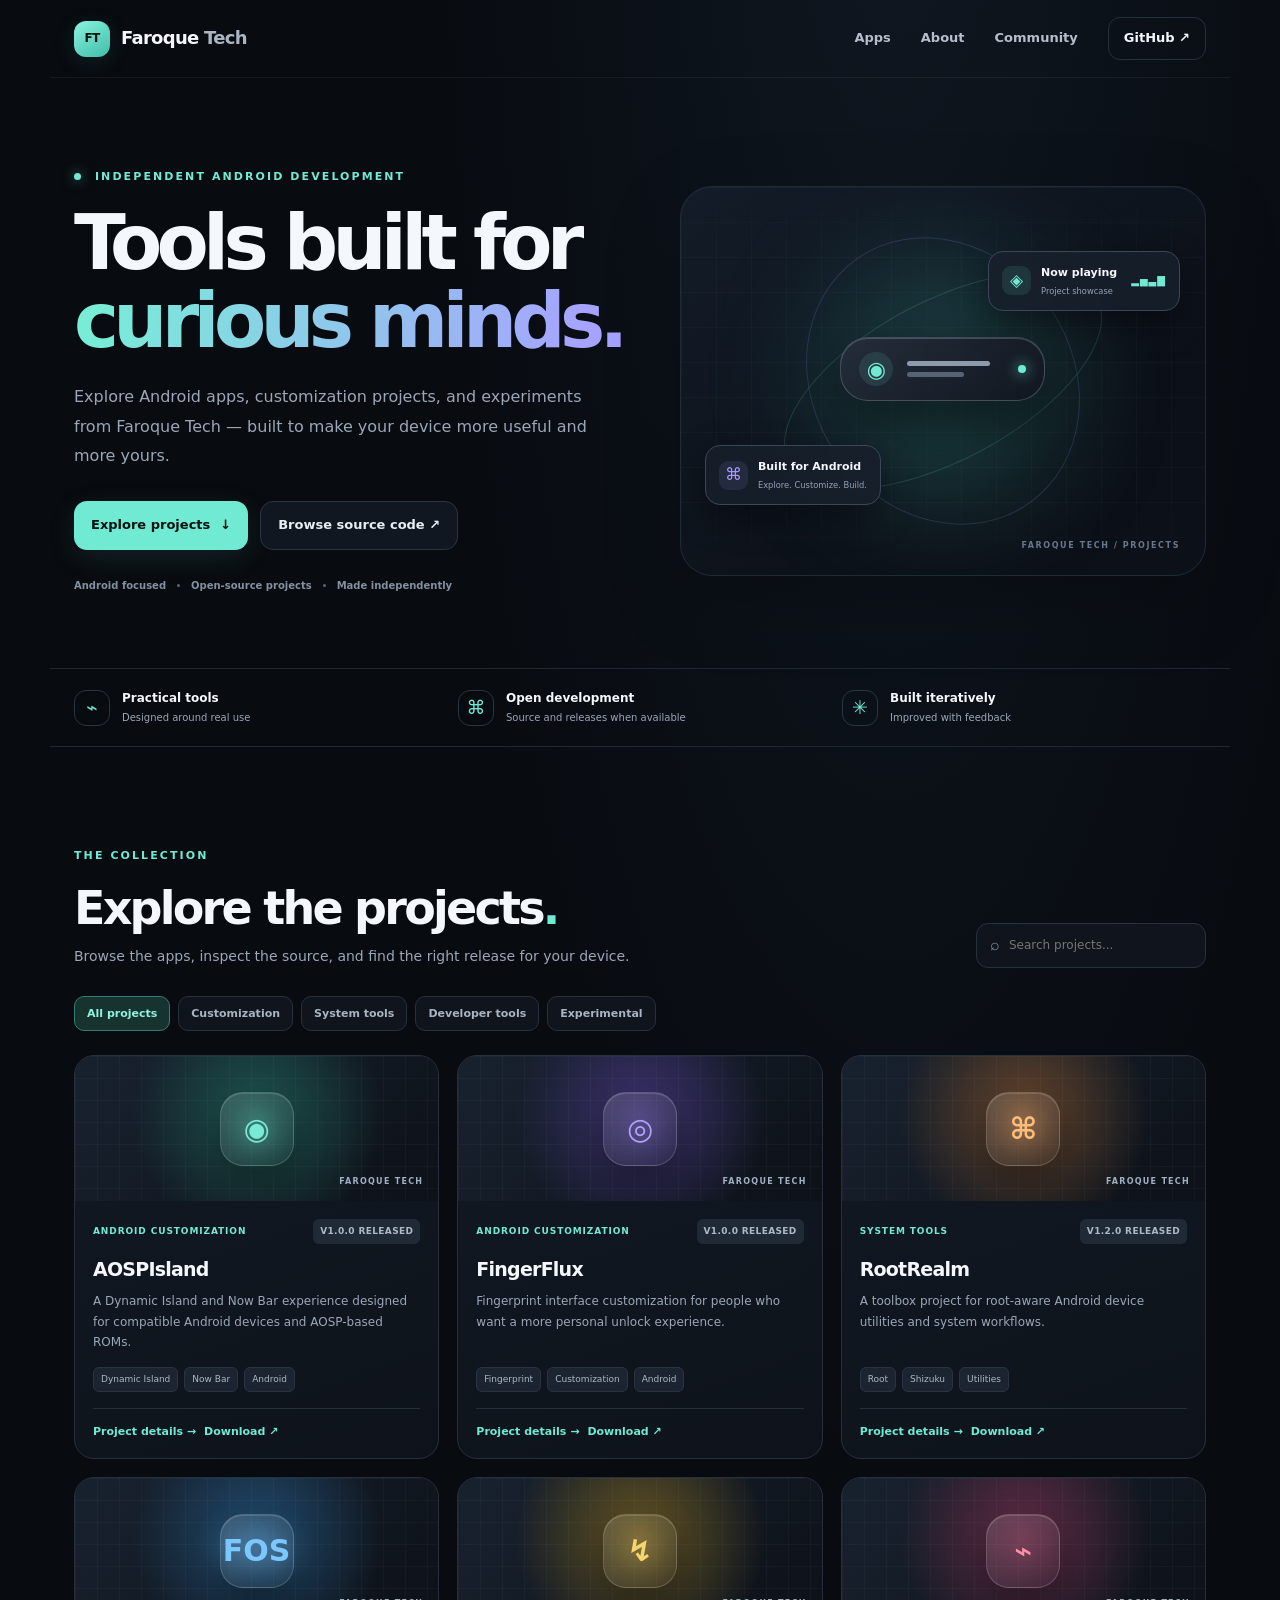
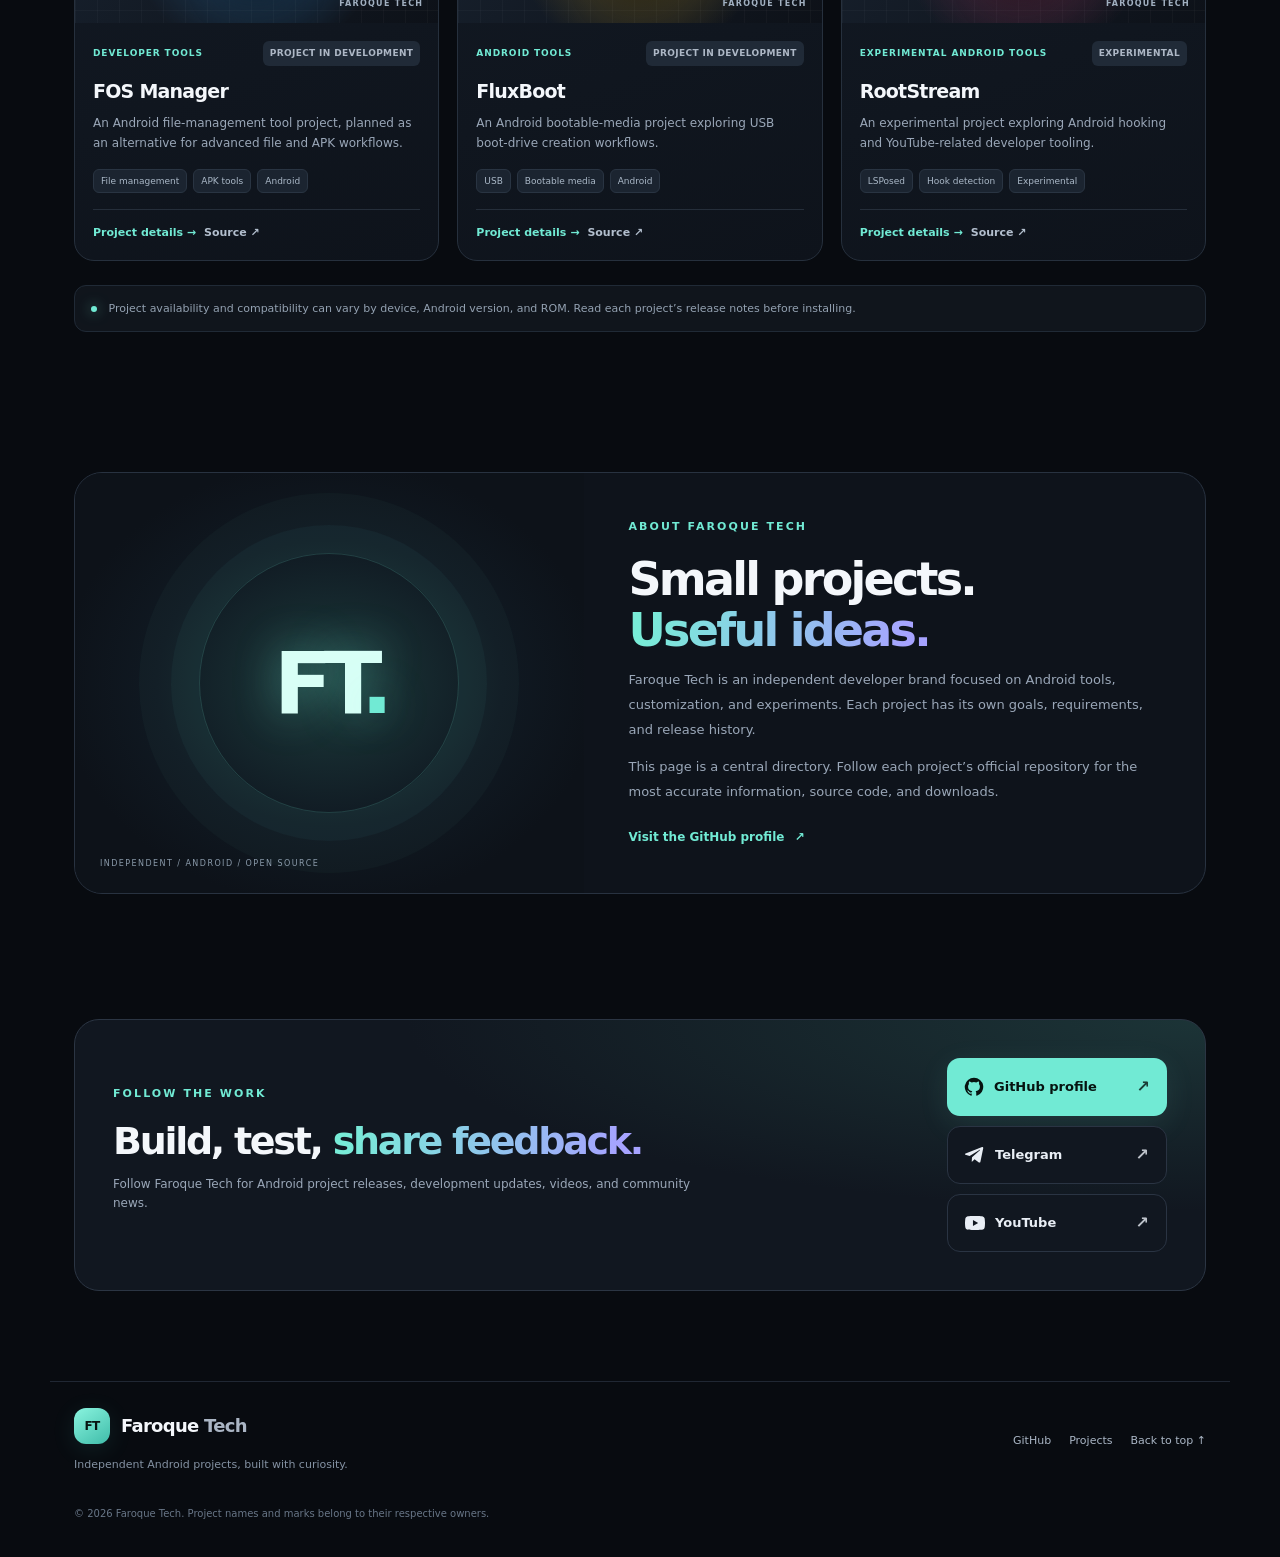
<file: index.html>
<!doctype html>
<html lang="en">
<head>
  <meta charset="utf-8">
  <meta name="viewport" content="width=device-width, initial-scale=1">
  <meta name="theme-color" content="#080b10">
  <meta name="description" content="Discover Android apps and developer projects by Faroque Tech. Explore releases, features, source code, and project documentation.">
  <title>Faroque Tech — Android Projects</title>
  <link rel="icon" href="assets/favicon.svg" type="image/svg+xml">
  <link rel="stylesheet" href="assets/styles.css">
</head>
<body>
  <a class="skip-link" href="#main">Skip to content</a>
  <header class="site-header">
    <a class="brand" href="./" aria-label="Faroque Tech home">
      <span class="brand-mark">FT</span><span>Faroque<span class="brand-muted"> Tech</span></span>
    </a>
    <button class="menu-toggle" id="menuToggle" aria-expanded="false" aria-controls="primaryNav">Menu</button>
    <nav id="primaryNav" class="nav">
      <a href="#apps">Apps</a><a href="#about">About</a><a href="#community">Community</a>
      <a class="nav-cta" href="https://github.com/FaroqueTech0" target="_blank" rel="noopener noreferrer">GitHub ↗</a>
    </nav>
  </header>

  <main id="main">
    <section class="hero">
      <div class="hero-copy">
        <p class="eyebrow"><span class="status-dot"></span> INDEPENDENT ANDROID DEVELOPMENT</p>
        <h1>Tools built for<br><span class="gradient-text">curious minds.</span></h1>
        <p class="hero-lede">Explore Android apps, customization projects, and experiments from Faroque Tech — built to make your device more useful and more yours.</p>
        <div class="hero-actions">
          <a class="button button-primary" href="#apps">Explore projects <span aria-hidden="true">↓</span></a>
          <a class="button button-secondary" href="https://github.com/FaroqueTech0" target="_blank" rel="noopener noreferrer">Browse source code ↗</a>
        </div>
        <div class="hero-meta"><span>Android focused</span><i></i><span>Open-source projects</span><i></i><span>Made independently</span></div>
      </div>
      <div class="hero-art" aria-label="Abstract neon island illustration" role="img">
        <div class="orbit orbit-one"></div><div class="orbit orbit-two"></div>
        <div class="art-glow"></div>
        <div class="island-pill"><span class="pill-icon">◉</span><span class="pill-lines"><b></b><b></b></span><span class="pill-dot"></span></div>
        <div class="art-card card-top"><span class="mini-icon mint">◈</span><span><b>Now playing</b><small>Project showcase</small></span><span class="equalizer">▂▅▃▇</span></div>
        <div class="art-card card-bottom"><span class="mini-icon violet">⌘</span><span><b>Built for Android</b><small>Explore. Customize. Build.</small></span></div>
        <div class="art-caption">FAROQUE TECH / PROJECTS</div>
      </div>
    </section>

    <section class="trust-strip" aria-label="Project values">
      <div><span class="strip-symbol">⌁</span><span><b>Practical tools</b><small>Designed around real use</small></span></div>
      <div><span class="strip-symbol">⌘</span><span><b>Open development</b><small>Source and releases when available</small></span></div>
      <div><span class="strip-symbol">✳</span><span><b>Built iteratively</b><small>Improved with feedback</small></span></div>
    </section>

    <section class="section apps-section" id="apps">
      <div class="section-heading">
        <div><p class="eyebrow">THE COLLECTION</p><h2>Explore the projects<span class="heading-period">.</span></h2><p class="section-lede">Browse the apps, inspect the source, and find the right release for your device.</p></div>
        <label class="search-box"><span aria-hidden="true">⌕</span><input id="projectSearch" type="search" placeholder="Search projects..." aria-label="Search projects"></label>
      </div>
      <div class="filter-row" id="filters" aria-label="Filter projects">
        <button class="filter active" data-filter="all">All projects</button>
        <button class="filter" data-filter="customization">Customization</button>
        <button class="filter" data-filter="system">System tools</button>
        <button class="filter" data-filter="development">Developer tools</button>
        <button class="filter" data-filter="experimental">Experimental</button>
      </div>
      <div class="project-grid" id="projectGrid" aria-live="polite"></div>
      <p class="empty-state" id="emptyState" hidden>No projects match your search. Try another name or category.</p>
      <div class="section-footnote"><span class="footnote-dot"></span> Project availability and compatibility can vary by device, Android version, and ROM. Read each project’s release notes before installing.</div>
    </section>

    <section class="about-section section" id="about">
      <div class="about-panel">
        <div class="about-graphic"><div class="about-orbit"></div><div class="about-monogram">FT<span>.</span></div><div class="about-caption">INDEPENDENT / ANDROID / OPEN SOURCE</div></div>
        <div class="about-copy"><p class="eyebrow">ABOUT FAROQUE TECH</p><h2>Small projects.<br><span class="gradient-text">Useful ideas.</span></h2><p>Faroque Tech is an independent developer brand focused on Android tools, customization, and experiments. Each project has its own goals, requirements, and release history.</p><p>This page is a central directory. Follow each project’s official repository for the most accurate information, source code, and downloads.</p><a class="text-link" href="https://github.com/FaroqueTech0" target="_blank" rel="noopener noreferrer">Visit the GitHub profile <span>↗</span></a></div>
      </div>
    </section>

    <section class="community-section section" id="community">
      <div class="community-card">
        <div>
          <p class="eyebrow">FOLLOW THE WORK</p>
          <h2>Build, test, <span class="gradient-text">share feedback.</span></h2>
          <p>Follow Faroque Tech for Android project releases, development updates, videos, and community news.</p>
        </div>
        <div class="community-actions">
          <a class="button button-primary social-button" href="https://github.com/FaroqueTech0" target="_blank" rel="noopener noreferrer">
            <svg class="social-icon" viewBox="0 0 24 24" aria-hidden="true"><path fill="currentColor" d="M12 .9a11.1 11.1 0 0 0-3.51 21.63c.56.1.76-.24.76-.54v-2.08c-3.1.67-3.75-1.32-3.75-1.32-.51-1.29-1.24-1.63-1.24-1.63-1.01-.69.08-.68.08-.68 1.12.08 1.71 1.15 1.71 1.15.99 1.7 2.59 1.21 3.22.92.1-.72.39-1.21.7-1.49-2.48-.28-5.09-1.24-5.09-5.52 0-1.22.44-2.22 1.15-3-.12-.28-.5-1.42.11-2.96 0 0 .94-.3 3.05 1.14a10.6 10.6 0 0 1 5.55 0c2.11-1.44 3.05-1.14 3.05-1.14.61 1.54.23 2.68.11 2.96.72.78 1.15 1.78 1.15 3 0 4.29-2.62 5.23-5.11 5.51.4.35.75 1.03.75 2.08v3.08c0 .3.2.65.77.54A11.1 11.1 0 0 0 12 .9Z"/></svg>
            GitHub profile <span class="social-arrow">↗</span>
          </a>
          <a class="button button-secondary social-button" id="telegramLink" href="https://t.me/Faroquetech00" target="_blank" rel="noopener noreferrer">
            <svg class="social-icon" viewBox="0 0 24 24" aria-hidden="true"><path fill="currentColor" d="M21.8 4.2 18.5 20c-.25 1.12-.91 1.4-1.85.87l-5.12-3.78-2.47 2.38c-.27.27-.5.5-1.02.5l.37-5.22 9.5-8.58c.41-.37-.09-.58-.63-.21L5.54 13.3.48 11.72c-1.1-.34-1.12-1.1.23-1.63L20.5 2.5c.91-.34 1.71.22 1.3 1.7Z"/></svg>
            Telegram <span class="social-arrow">↗</span>
          </a>
          <a class="button button-secondary social-button" id="youtubeLink" href="https://youtube.com/@faroquetech" target="_blank" rel="noopener noreferrer">
            <svg class="social-icon" viewBox="0 0 24 24" aria-hidden="true"><path fill="currentColor" d="M23.5 6.2a3 3 0 0 0-2.1-2.12C19.55 3.56 12 3.56 12 3.56s-7.55 0-9.4.52A3 3 0 0 0 .5 6.2 31.3 31.3 0 0 0 0 12a31.3 31.3 0 0 0 .5 5.8 3 3 0 0 0 2.1 2.12c1.85.52 9.4.52 9.4.52s7.55 0 9.4-.52a3 3 0 0 0 2.1-2.12A31.3 31.3 0 0 0 24 12a31.3 31.3 0 0 0-.5-5.8ZM9.55 15.6V8.4L15.8 12l-6.25 3.6Z"/></svg>
            YouTube <span class="social-arrow">↗</span>
          </a>
        </div>
      </div>
    </section>
  </main>

  <footer class="site-footer"><a class="brand" href="./"><span class="brand-mark">FT</span><span>Faroque<span class="brand-muted"> Tech</span></span></a><p>Independent Android projects, built with curiosity.</p><div class="footer-links"><a href="https://github.com/FaroqueTech0" target="_blank" rel="noopener noreferrer">GitHub</a><a href="#apps">Projects</a><a href="#main">Back to top ↑</a></div><small>© <span id="year"></span> Faroque Tech. Project names and marks belong to their respective owners.</small></footer>

  <script src="assets/projects.js"></script>
  <script src="assets/app.js"></script>
</body>
</html>
</file>
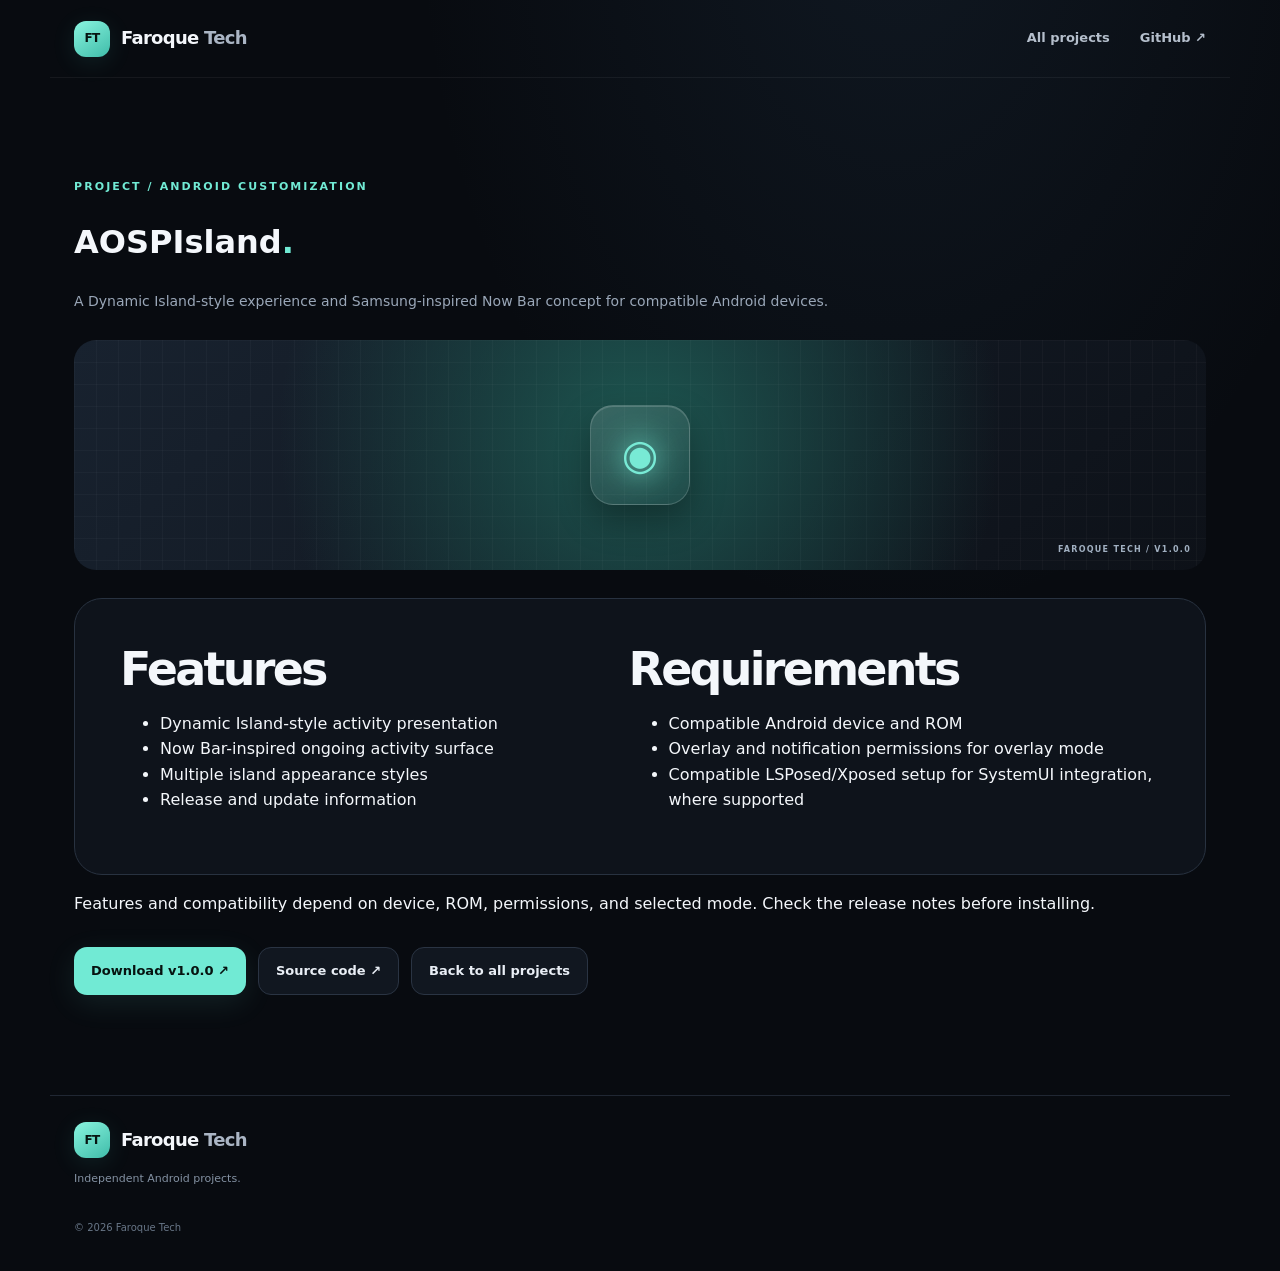
<file: apps/aospisland.html>
<!doctype html>
<html lang="en"><head><meta charset="utf-8"><meta name="viewport" content="width=device-width,initial-scale=1"><meta name="theme-color" content="#080b10"><title>AOSPIsland — Faroque Tech</title><link rel="stylesheet" href="../assets/styles.css"><link rel="icon" href="../assets/favicon.svg"></head><body><header class="site-header"><a class="brand" href="../"><span class="brand-mark">FT</span><span>Faroque<span class="brand-muted"> Tech</span></span></a><nav class="nav" style="display:flex"><a href="../#apps">All projects</a><a href="https://github.com/FaroqueTech0/AOSPisland" target="_blank" rel="noopener noreferrer">GitHub ↗</a></nav></header><main class="section"><p class="eyebrow">PROJECT / ANDROID CUSTOMIZATION</p><h1>AOSPIsland<span class="heading-period">.</span></h1><p class="section-lede">A Dynamic Island-style experience and Samsung-inspired Now Bar concept for compatible Android devices.</p><div class="project-cover" style="min-height:230px;margin:28px 0;border-radius:22px;--cover-accent:#78ead5;--cover-glow:#1d5650"><div class="project-logo" style="width:100px;height:100px;font-size:42px">◉</div><span class="cover-label">FAROQUE TECH / V1.0.0</span></div><div class="about-panel"><div class="about-copy"><h2>Features</h2><ul><li>Dynamic Island-style activity presentation</li><li>Now Bar-inspired ongoing activity surface</li><li>Multiple island appearance styles</li><li>Release and update information</li></ul></div><div class="about-copy"><h2>Requirements</h2><ul><li>Compatible Android device and ROM</li><li>Overlay and notification permissions for overlay mode</li><li>Compatible LSPosed/Xposed setup for SystemUI integration, where supported</li></ul></div></div><p>Features and compatibility depend on device, ROM, permissions, and selected mode. Check the release notes before installing.</p><div class="hero-actions"><a class="button button-primary" href="https://github.com/FaroqueTech0/AOSPisland/releases/tag/v1.0.0" target="_blank" rel="noopener noreferrer">Download v1.0.0 ↗</a><a class="button button-secondary" href="https://github.com/FaroqueTech0/AOSPisland" target="_blank" rel="noopener noreferrer">Source code ↗</a><a class="button button-secondary" href="../">Back to all projects</a></div></main><footer class="site-footer"><a class="brand" href="../"><span class="brand-mark">FT</span><span>Faroque<span class="brand-muted"> Tech</span></span></a><p>Independent Android projects.</p><small>© <span id="year"></span> Faroque Tech</small></footer><script>document.getElementById('year').textContent=new Date().getFullYear()</script></body></html>
</file>
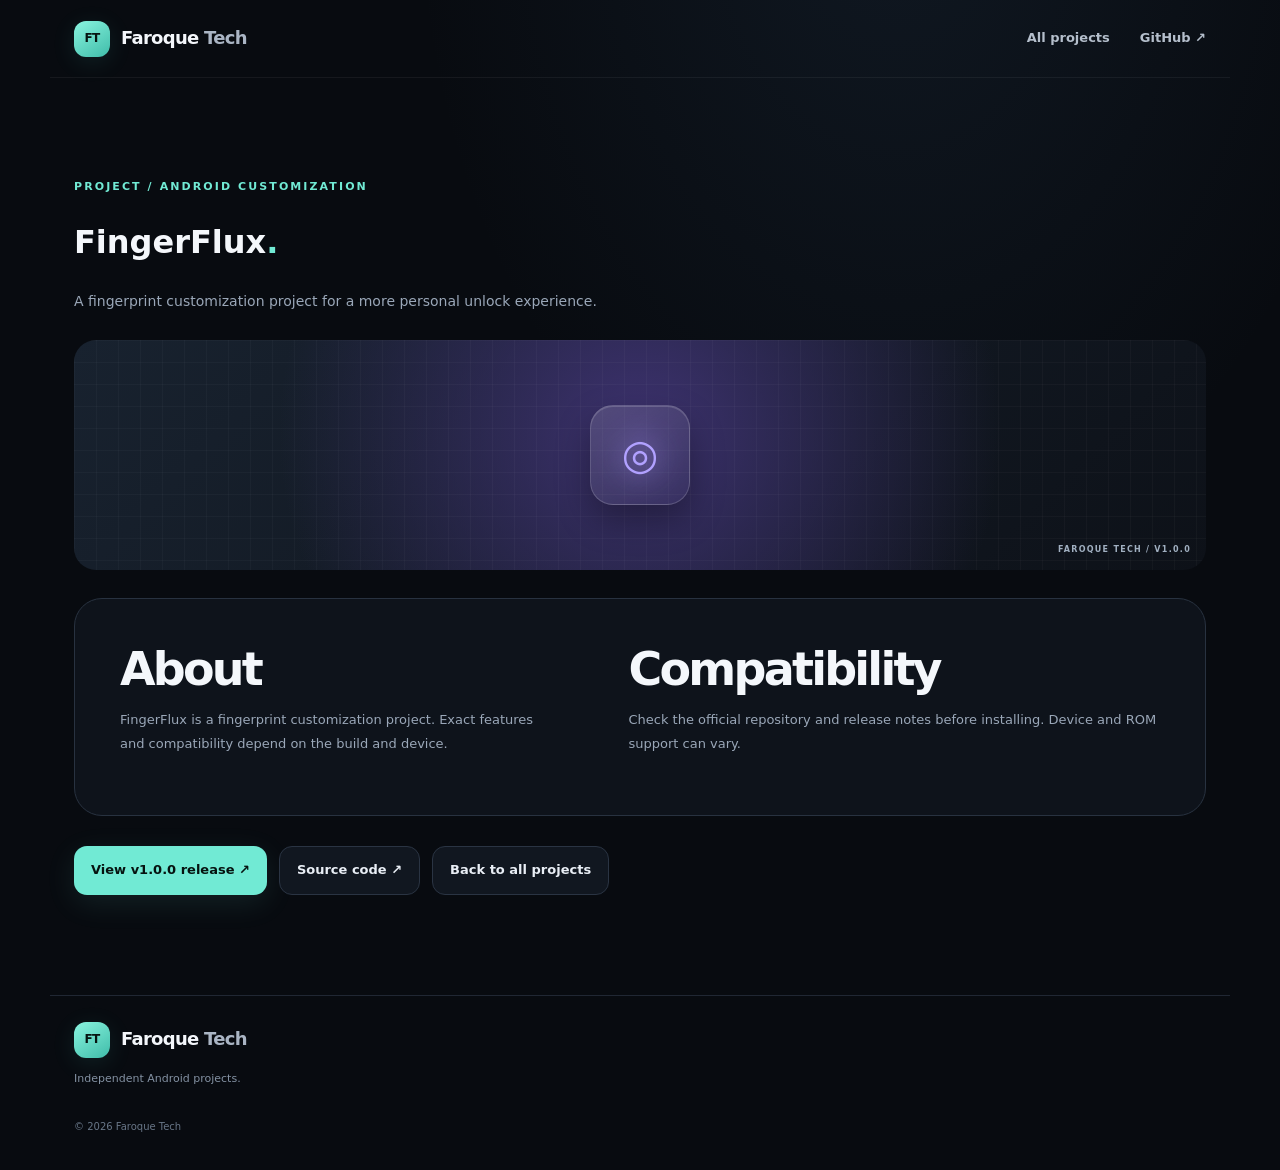
<file: apps/fingerflux.html>
<!doctype html>
<html lang="en"><head><meta charset="utf-8"><meta name="viewport" content="width=device-width,initial-scale=1"><meta name="theme-color" content="#080b10"><title>FingerFlux — Faroque Tech</title><link rel="stylesheet" href="../assets/styles.css"><link rel="icon" href="../assets/favicon.svg"></head><body><header class="site-header"><a class="brand" href="../"><span class="brand-mark">FT</span><span>Faroque<span class="brand-muted"> Tech</span></span></a><nav class="nav" style="display:flex"><a href="../#apps">All projects</a><a href="https://github.com/FaroqueTech0/FingerFlux" target="_blank" rel="noopener noreferrer">GitHub ↗</a></nav></header><main class="section"><p class="eyebrow">PROJECT / ANDROID CUSTOMIZATION</p><h1>FingerFlux<span class="heading-period">.</span></h1><p class="section-lede">A fingerprint customization project for a more personal unlock experience.</p><div class="project-cover" style="min-height:230px;margin:28px 0;border-radius:22px;--cover-accent:#b1a1ff;--cover-glow:#3d326f"><div class="project-logo" style="width:100px;height:100px;font-size:42px">◎</div><span class="cover-label">FAROQUE TECH / V1.0.0</span></div><div class="about-panel"><div class="about-copy"><h2>About</h2><p>FingerFlux is a fingerprint customization project. Exact features and compatibility depend on the build and device.</p></div><div class="about-copy"><h2>Compatibility</h2><p>Check the official repository and release notes before installing. Device and ROM support can vary.</p></div></div><div class="hero-actions"><a class="button button-primary" href="https://github.com/FaroqueTech0/FingerFlux/releases/tag/v1.0.0" target="_blank" rel="noopener noreferrer">View v1.0.0 release ↗</a><a class="button button-secondary" href="https://github.com/FaroqueTech0/FingerFlux" target="_blank" rel="noopener noreferrer">Source code ↗</a><a class="button button-secondary" href="../">Back to all projects</a></div></main><footer class="site-footer"><a class="brand" href="../"><span class="brand-mark">FT</span><span>Faroque<span class="brand-muted"> Tech</span></span></a><p>Independent Android projects.</p><small>© <span id="year"></span> Faroque Tech</small></footer><script>document.getElementById('year').textContent=new Date().getFullYear()</script></body></html>
</file>
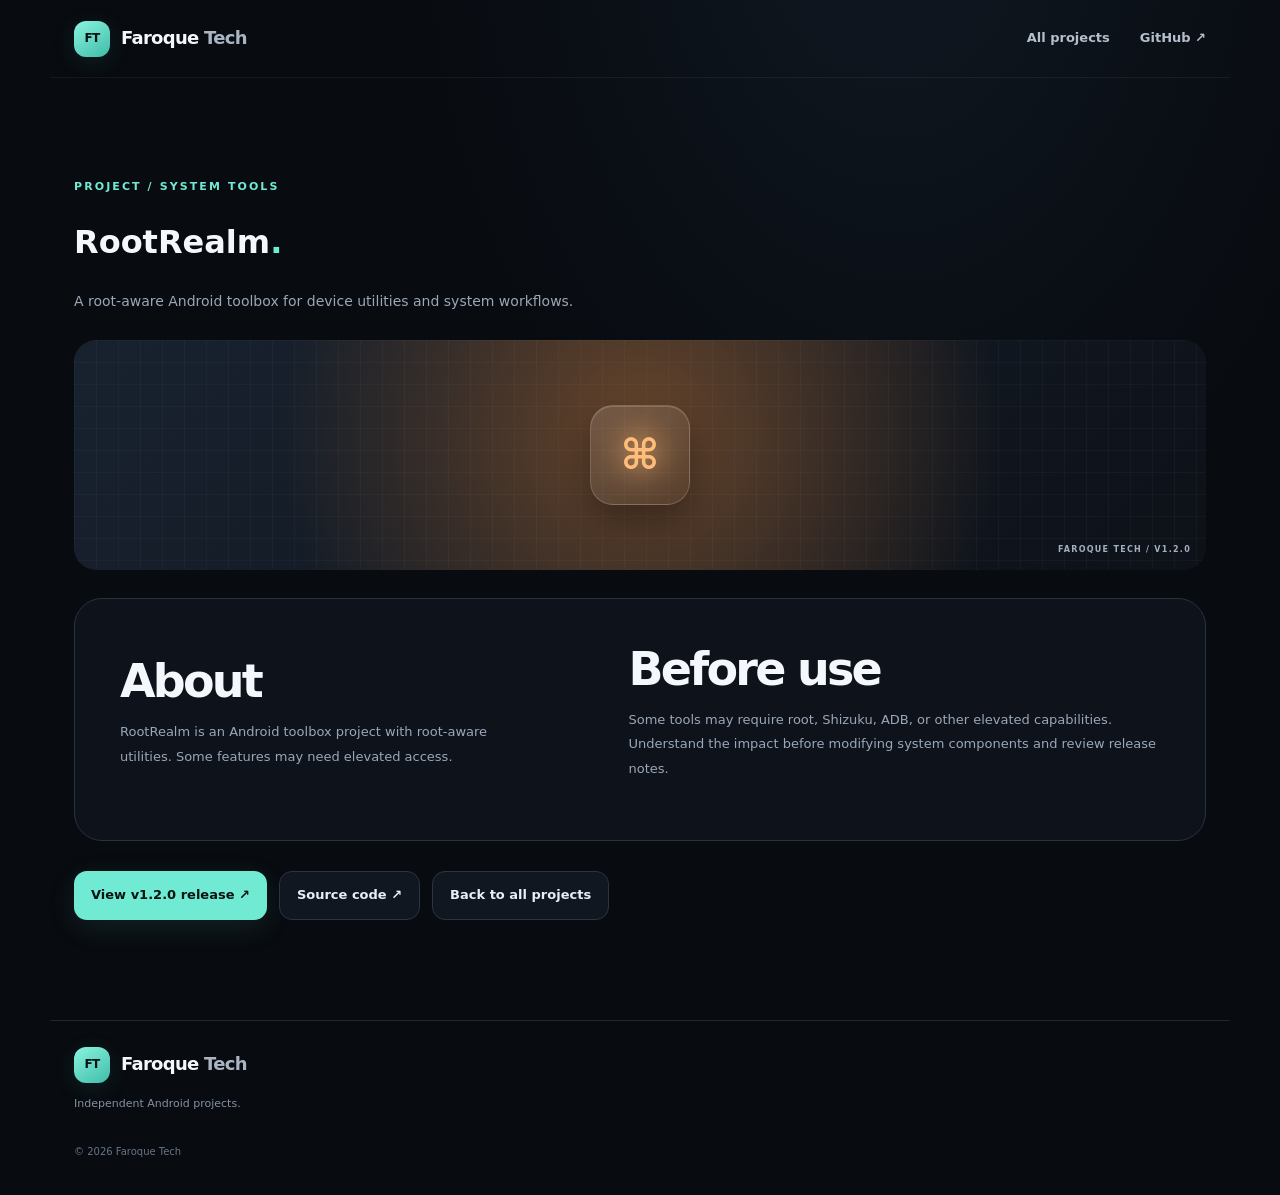
<file: apps/rootrealm.html>
<!doctype html>
<html lang="en"><head><meta charset="utf-8"><meta name="viewport" content="width=device-width,initial-scale=1"><meta name="theme-color" content="#080b10"><title>RootRealm — Faroque Tech</title><link rel="stylesheet" href="../assets/styles.css"><link rel="icon" href="../assets/favicon.svg"></head><body><header class="site-header"><a class="brand" href="../"><span class="brand-mark">FT</span><span>Faroque<span class="brand-muted"> Tech</span></span></a><nav class="nav" style="display:flex"><a href="../#apps">All projects</a><a href="https://github.com/FaroqueTech0/rootrealm" target="_blank" rel="noopener noreferrer">GitHub ↗</a></nav></header><main class="section"><p class="eyebrow">PROJECT / SYSTEM TOOLS</p><h1>RootRealm<span class="heading-period">.</span></h1><p class="section-lede">A root-aware Android toolbox for device utilities and system workflows.</p><div class="project-cover" style="min-height:230px;margin:28px 0;border-radius:22px;--cover-accent:#ffbd79;--cover-glow:#67452b"><div class="project-logo" style="width:100px;height:100px;font-size:42px">⌘</div><span class="cover-label">FAROQUE TECH / V1.2.0</span></div><div class="about-panel"><div class="about-copy"><h2>About</h2><p>RootRealm is an Android toolbox project with root-aware utilities. Some features may need elevated access.</p></div><div class="about-copy"><h2>Before use</h2><p>Some tools may require root, Shizuku, ADB, or other elevated capabilities. Understand the impact before modifying system components and review release notes.</p></div></div><div class="hero-actions"><a class="button button-primary" href="https://github.com/FaroqueTech0/rootrealm/releases/tag/V1.2.0" target="_blank" rel="noopener noreferrer">View v1.2.0 release ↗</a><a class="button button-secondary" href="https://github.com/FaroqueTech0/rootrealm" target="_blank" rel="noopener noreferrer">Source code ↗</a><a class="button button-secondary" href="../">Back to all projects</a></div></main><footer class="site-footer"><a class="brand" href="../"><span class="brand-mark">FT</span><span>Faroque<span class="brand-muted"> Tech</span></span></a><p>Independent Android projects.</p><small>© <span id="year"></span> Faroque Tech</small></footer><script>document.getElementById('year').textContent=new Date().getFullYear()</script></body></html>
</file>
<file: assets/styles.css>
:root{color-scheme:dark;--bg:#080b10;--panel:#10151e;--panel-2:#141b26;--line:#252e3b;--text:#f4f7fb;--muted:#9aa7b8;--mint:#71ead4;--mint-dark:#0c9f8a;--violet:#a89bff;--radius:24px;--max:1180px;font-family:Inter,ui-sans-serif,system-ui,-apple-system,BlinkMacSystemFont,"Segoe UI",sans-serif}*{box-sizing:border-box}html{scroll-behavior:smooth;scroll-padding-top:90px}body{margin:0;background:radial-gradient(ellipse at 70% -10%,rgba(56,91,126,.16),transparent 38%),var(--bg);color:var(--text);line-height:1.6}a{color:inherit;text-decoration:none}button,input{font:inherit}.skip-link{position:absolute;left:-9999px;top:10px;background:var(--mint);color:#06100f;padding:10px 16px;border-radius:8px;z-index:10}.skip-link:focus{left:10px}.site-header{height:78px;max-width:var(--max);padding:0 24px;margin:auto;display:flex;align-items:center;justify-content:space-between;border-bottom:1px solid rgba(255,255,255,.055)}.brand{display:inline-flex;align-items:center;gap:11px;font-size:18px;font-weight:750;letter-spacing:-.04em}.brand-mark{display:grid;place-items:center;width:36px;height:36px;border-radius:12px;background:linear-gradient(145deg,#8af4df,#3fbca9);color:#071411;font-size:12px;font-weight:900;box-shadow:0 5px 25px #4fd9c51c}.brand-muted{color:#aab5c4}.nav{display:flex;align-items:center;gap:30px;color:#b5bfcc;font-size:13px;font-weight:600}.nav a:hover,.footer-links a:hover{color:var(--mint)}.nav .nav-cta{padding:10px 15px;border:1px solid var(--line);border-radius:12px;color:var(--text)}.menu-toggle{display:none;background:var(--panel);color:var(--text);border:1px solid var(--line);padding:8px 12px;border-radius:10px}.hero{max-width:var(--max);min-height:590px;margin:auto;padding:76px 24px 60px;display:grid;grid-template-columns:1.04fr .96fr;align-items:center;gap:36px}.eyebrow{font-size:11px;letter-spacing:.19em;font-weight:800;color:var(--mint);margin:0 0 18px}.status-dot,.footnote-dot{display:inline-block;width:7px;height:7px;border-radius:50%;background:var(--mint);margin-right:8px;box-shadow:0 0 13px #71ead4a3}.hero h1{font-size:clamp(48px,6.2vw,76px);letter-spacing:-.075em;line-height:1.02;margin:0 0 23px;font-weight:780}.gradient-text{background:linear-gradient(100deg,#78ecd7 5%,#a6a3ff 92%);-webkit-background-clip:text;background-clip:text;color:transparent}.hero-lede{max-width:535px;color:var(--muted);font-size:16px;line-height:1.85;margin:0}.hero-actions{display:flex;flex-wrap:wrap;gap:12px;margin-top:30px}.button{display:inline-flex;align-items:center;justify-content:center;gap:10px;padding:13px 17px;border-radius:13px;font-size:13px;font-weight:750;transition:transform .2s,border-color .2s,background .2s}.button:hover{transform:translateY(-2px)}.button-primary{background:var(--mint);color:#061310;box-shadow:0 8px 30px #71ead41a}.button-primary:hover{background:#91f5e3}.button-secondary{background:#111720;border:1px solid #2a3443;color:#e9eef5}.hero-meta{display:flex;align-items:center;gap:11px;flex-wrap:wrap;margin-top:28px;color:#8290a1;font-size:10px;font-weight:650}.hero-meta i{height:3px;width:3px;border-radius:50%;background:#596777}.hero-art{position:relative;min-height:390px;display:grid;place-items:center;isolation:isolate;overflow:hidden;border:1px solid #202b3a;border-radius:32px;background:linear-gradient(145deg,#131c28,#0c1018 70%);box-shadow:inset 0 1px #ffffff0a,0 25px 80px #0003}.hero-art:before{content:"";position:absolute;inset:0;background-image:linear-gradient(#ffffff06 1px,transparent 1px),linear-gradient(90deg,#ffffff06 1px,transparent 1px);background-size:35px 35px;mask-image:linear-gradient(transparent,#000 15%,#000 80%,transparent)}.art-glow{position:absolute;width:250px;height:250px;border-radius:50%;background:#4edcc633;filter:blur(55px)}.orbit{position:absolute;border:1px solid #76e8d22b;border-radius:50%;transform:rotate(-28deg)}.orbit-one{width:350px;height:160px}.orbit-two{width:300px;height:260px;transform:rotate(55deg);border-color:#9c94ff2d}.island-pill{z-index:1;display:flex;align-items:center;gap:14px;padding:14px 18px;border-radius:28px;background:linear-gradient(145deg,#242d3a,#111720);border:1px solid #596879a1;box-shadow:0 18px 55px #0008,inset 0 1px #ffffff30;transform:translateY(-12px);min-width:205px}.pill-icon{display:grid;place-items:center;width:34px;height:34px;border-radius:50%;background:#72e8d51c;color:var(--mint);font-size:22px}.pill-lines{display:grid;gap:6px;flex:1}.pill-lines b{height:5px;border-radius:5px;background:#8d9aab;width:85%}.pill-lines b+ b{width:58%;background:#566375}.pill-dot{width:8px;height:8px;border-radius:50%;background:var(--mint);box-shadow:0 0 14px var(--mint)}.art-card{position:absolute;z-index:2;display:flex;align-items:center;gap:10px;padding:12px 13px;background:#171f2bdf;backdrop-filter:blur(15px);border:1px solid #3b4758;border-radius:15px;box-shadow:0 12px 35px #0006;font-size:10px}.art-card b,.art-card small{display:block}.art-card b{font-size:11px}.art-card small{color:#94a2b4;margin-top:3px}.card-top{top:64px;right:25px}.card-bottom{bottom:70px;left:24px}.mini-icon{width:29px;height:29px;display:grid;place-items:center;border-radius:9px;font-size:17px}.mint{background:#71ead41c;color:var(--mint)}.violet{background:#a89bff1c;color:var(--violet)}.equalizer{color:var(--mint);letter-spacing:1px;margin-left:4px}.art-caption{position:absolute;bottom:22px;right:25px;font-size:8px;letter-spacing:.2em;color:#68788c;font-weight:800}.trust-strip{max-width:var(--max);margin:0 auto;padding:20px 24px;display:grid;grid-template-columns:repeat(3,1fr);gap:20px;border-top:1px solid #202733;border-bottom:1px solid #202733}.trust-strip>div{display:flex;align-items:center;gap:12px}.strip-symbol{width:36px;height:36px;display:grid;place-items:center;border:1px solid #2a3543;border-radius:12px;color:var(--mint);font-size:19px}.trust-strip b,.trust-strip small{display:block}.trust-strip b{font-size:12px}.trust-strip small{font-size:10px;color:var(--muted);margin-top:2px}.section{max-width:var(--max);margin:0 auto;padding:100px 24px}.section-heading{display:flex;align-items:end;justify-content:space-between;gap:24px}.section h2,.community-card h2{font-size:clamp(31px,4vw,46px);letter-spacing:-.06em;line-height:1.1;margin:0 0 12px}.heading-period{color:var(--mint)}.section-lede{margin:0;color:var(--muted);font-size:14px}.search-box{display:flex;align-items:center;gap:9px;background:#10151d;border:1px solid #27313e;border-radius:12px;padding:0 13px;min-width:230px;color:#8292a5}.search-box input{width:100%;min-width:0;background:transparent;color:var(--text);outline:none;border:0;padding:12px 0;font-size:12px}.search-box:focus-within{border-color:var(--mint)}.filter-row{display:flex;gap:8px;flex-wrap:wrap;margin:28px 0 24px}.filter{background:#10151d;color:#a9b4c3;border:1px solid #26313e;border-radius:10px;padding:8px 12px;font-size:11px;font-weight:700;cursor:pointer}.filter:hover,.filter.active{background:#17332f;border-color:#367c70;color:#92f1df}.project-grid{display:grid;grid-template-columns:repeat(3,minmax(0,1fr));gap:18px}.project-card{display:flex;flex-direction:column;min-width:0;overflow:hidden;border:1px solid #26303d;background:linear-gradient(160deg,#121923,#0e131b);border-radius:20px;transition:transform .2s,border-color .2s}.project-card:hover{transform:translateY(-4px);border-color:#486b6a}.project-cover{position:relative;min-height:145px;display:flex;align-items:center;justify-content:center;overflow:hidden;background:radial-gradient(circle at 50% 40%,var(--cover-glow,#254d4a),transparent 62%),linear-gradient(135deg,#18222f,#0d1118)}.project-cover:before{content:"";position:absolute;inset:0;background-image:linear-gradient(#ffffff07 1px,transparent 1px),linear-gradient(90deg,#ffffff07 1px,transparent 1px);background-size:22px 22px}.project-logo{position:relative;display:grid;place-items:center;width:74px;height:74px;border:1px solid #ffffff2c;border-radius:23px;background:linear-gradient(145deg,#ffffff22,#ffffff05);box-shadow:0 15px 35px #0005,inset 0 1px #ffffff24;font-size:30px;font-weight:850;color:var(--cover-accent,var(--mint));text-shadow:0 0 30px var(--cover-accent,var(--mint))}.cover-label{position:absolute;bottom:13px;right:15px;font-size:8px;letter-spacing:.16em;color:#a1b0c1;font-weight:800}.project-body{padding:18px;display:flex;flex-direction:column;flex:1}.project-topline{display:flex;align-items:center;justify-content:space-between;gap:8px;margin-bottom:10px}.project-category,.project-status{font-size:9px;text-transform:uppercase;letter-spacing:.1em;font-weight:800;color:var(--mint)}.project-status{color:#aeb8c6;letter-spacing:.04em;background:#202a37;padding:5px 7px;border-radius:6px}.project-card h3{font-size:19px;letter-spacing:-.04em;margin:0 0 7px}.project-card p{font-size:12px;line-height:1.7;color:var(--muted);margin:0 0 15px}.tag-row{display:flex;gap:6px;flex-wrap:wrap;margin-top:auto;padding-bottom:16px}.tag{font-size:9px;color:#aab8c7;background:#1b2430;border:1px solid #293442;padding:4px 7px;border-radius:6px}.card-actions{display:flex;gap:8px;border-top:1px solid #252e3a;padding-top:14px}.card-link{font-size:11px;font-weight:750;color:var(--mint)}.card-link.secondary{color:#b3bfce}.card-link:hover{text-decoration:underline}.empty-state{padding:30px;text-align:center;color:var(--muted)}.section-footnote{margin-top:24px;padding:14px 16px;background:#10151c;border:1px solid #202a36;border-radius:12px;color:#93a1b1;font-size:11px}.footnote-dot{width:6px;height:6px}.about-section{padding-top:40px}.about-panel{display:grid;grid-template-columns:.9fr 1.1fr;border:1px solid #283240;border-radius:28px;overflow:hidden;background:#0e131b}.about-graphic{position:relative;min-height:350px;display:grid;place-items:center;overflow:hidden;background:radial-gradient(ellipse at center,#1c3a3b 0%,#101922 48%,#0d1219 75%)}.about-orbit{position:absolute;width:260px;height:260px;border:1px solid #70e8d32d;border-radius:50%;box-shadow:0 0 0 28px #70e8d30a,0 0 0 60px #70e8d307}.about-monogram{font-size:86px;font-weight:900;letter-spacing:-.1em;color:#d8fff6;text-shadow:0 0 45px #71ead466;z-index:1}.about-monogram span{color:var(--mint)}.about-caption{position:absolute;bottom:22px;left:25px;font-size:8px;letter-spacing:.18em;color:#8b9bab}.about-copy{padding:45px;align-self:center}.about-copy p:not(.eyebrow){font-size:13px;line-height:1.9;color:var(--muted)}.text-link{display:inline-flex;gap:10px;margin-top:10px;color:var(--mint);font-size:12px;font-weight:800}.community-section{padding-top:25px;padding-bottom:90px}.community-card{display:flex;align-items:center;justify-content:space-between;gap:30px;padding:38px;border:1px solid #2b3543;border-radius:25px;background:radial-gradient(ellipse at 100% 0%,#1c3437 0%,transparent 50%),#111720}.community-card h2{font-size:clamp(27px,3.3vw,38px)}.community-card p:not(.eyebrow){max-width:600px;color:var(--muted);font-size:12px}.community-card code{color:#b5eee4;background:#1a2730;padding:2px 4px;border-radius:4px}.community-actions{display:flex;flex-direction:column;gap:10px;min-width:190px}.placeholder-note{font-size:9px;opacity:.7}.site-footer{max-width:var(--max);margin:auto;padding:26px 24px 35px;border-top:1px solid #202733;display:grid;grid-template-columns:1fr auto;gap:12px;align-items:center}.site-footer>p{grid-column:1;color:#8492a3;font-size:11px;margin:0}.footer-links{grid-column:2;grid-row:1/3;display:flex;gap:18px;color:#aab6c5;font-size:11px}.site-footer>small{grid-column:1/-1;margin-top:20px;color:#687687;font-size:10px}.menu-open{display:block}@media(max-width:900px){.hero{grid-template-columns:1fr;padding-top:55px;gap:35px}.hero-copy{max-width:700px}.hero-art{min-height:340px}.project-grid{grid-template-columns:repeat(2,minmax(0,1fr))}.section{padding-top:75px;padding-bottom:75px}.section-heading{align-items:flex-start;flex-direction:column}.search-box{width:100%;max-width:420px}.about-copy{padding:30px}.community-card{align-items:flex-start;flex-direction:column}.community-actions{flex-direction:row;flex-wrap:wrap}}@media(max-width:600px){.site-header{height:68px;padding:0 18px}.menu-toggle{display:block}.nav{display:none;position:absolute;z-index:5;left:12px;right:12px;top:61px;padding:15px;background:#111821;border:1px solid #2a3543;border-radius:15px;box-shadow:0 20px 45px #0008;flex-direction:column;align-items:stretch;gap:0}.nav.menu-open{display:flex}.nav a{padding:12px}.nav .nav-cta{text-align:center;margin-top:6px}.hero{padding:50px 18px 40px;min-height:0}.hero h1{font-size:52px}.hero-lede{font-size:14px}.hero-art{min-height:300px;border-radius:24px}.card-top{top:38px;right:12px}.card-bottom{bottom:48px;left:12px}.island-pill{min-width:180px;padding:11px 13px}.trust-strip{margin:0 18px;padding:16px 0;grid-template-columns:1fr;gap:14px}.section{padding:66px 18px}.section h2{font-size:34px}.project-grid{grid-template-columns:1fr;gap:14px}.project-cover{min-height:165px}.project-body{padding:16px}.filter-row{gap:6px}.filter{padding:8px 10px}.about-panel{grid-template-columns:1fr}.about-graphic{min-height:230px}.about-monogram{font-size:65px}.about-copy{padding:27px 22px}.community-card{padding:25px 20px}.community-actions{width:100%;flex-direction:column}.community-actions .button{width:100%}.site-footer{padding:25px 18px;grid-template-columns:1fr}.footer-links{grid-column:1;grid-row:auto;flex-wrap:wrap}.site-footer>small{grid-column:1}.hero-meta{gap:7px;font-size:9px}}@media(prefers-reduced-motion:reduce){*,*::before,*::after{scroll-behavior:auto!important;transition:none!important;animation:none!important}}

/* Social links: verified Faroque Tech destinations */
.community-actions{min-width:220px}
.social-button{display:flex;align-items:center;justify-content:center;gap:10px;min-height:58px;text-decoration:none}
.social-icon{width:20px;height:20px;flex:0 0 20px}
.social-arrow{margin-left:auto;font-size:16px;opacity:.8}
.button-secondary:hover{background:#17212d;border-color:#71ead4}
@media(max-width:600px){.community-actions{width:100%;min-width:0}.social-button{width:100%}}
</file>
